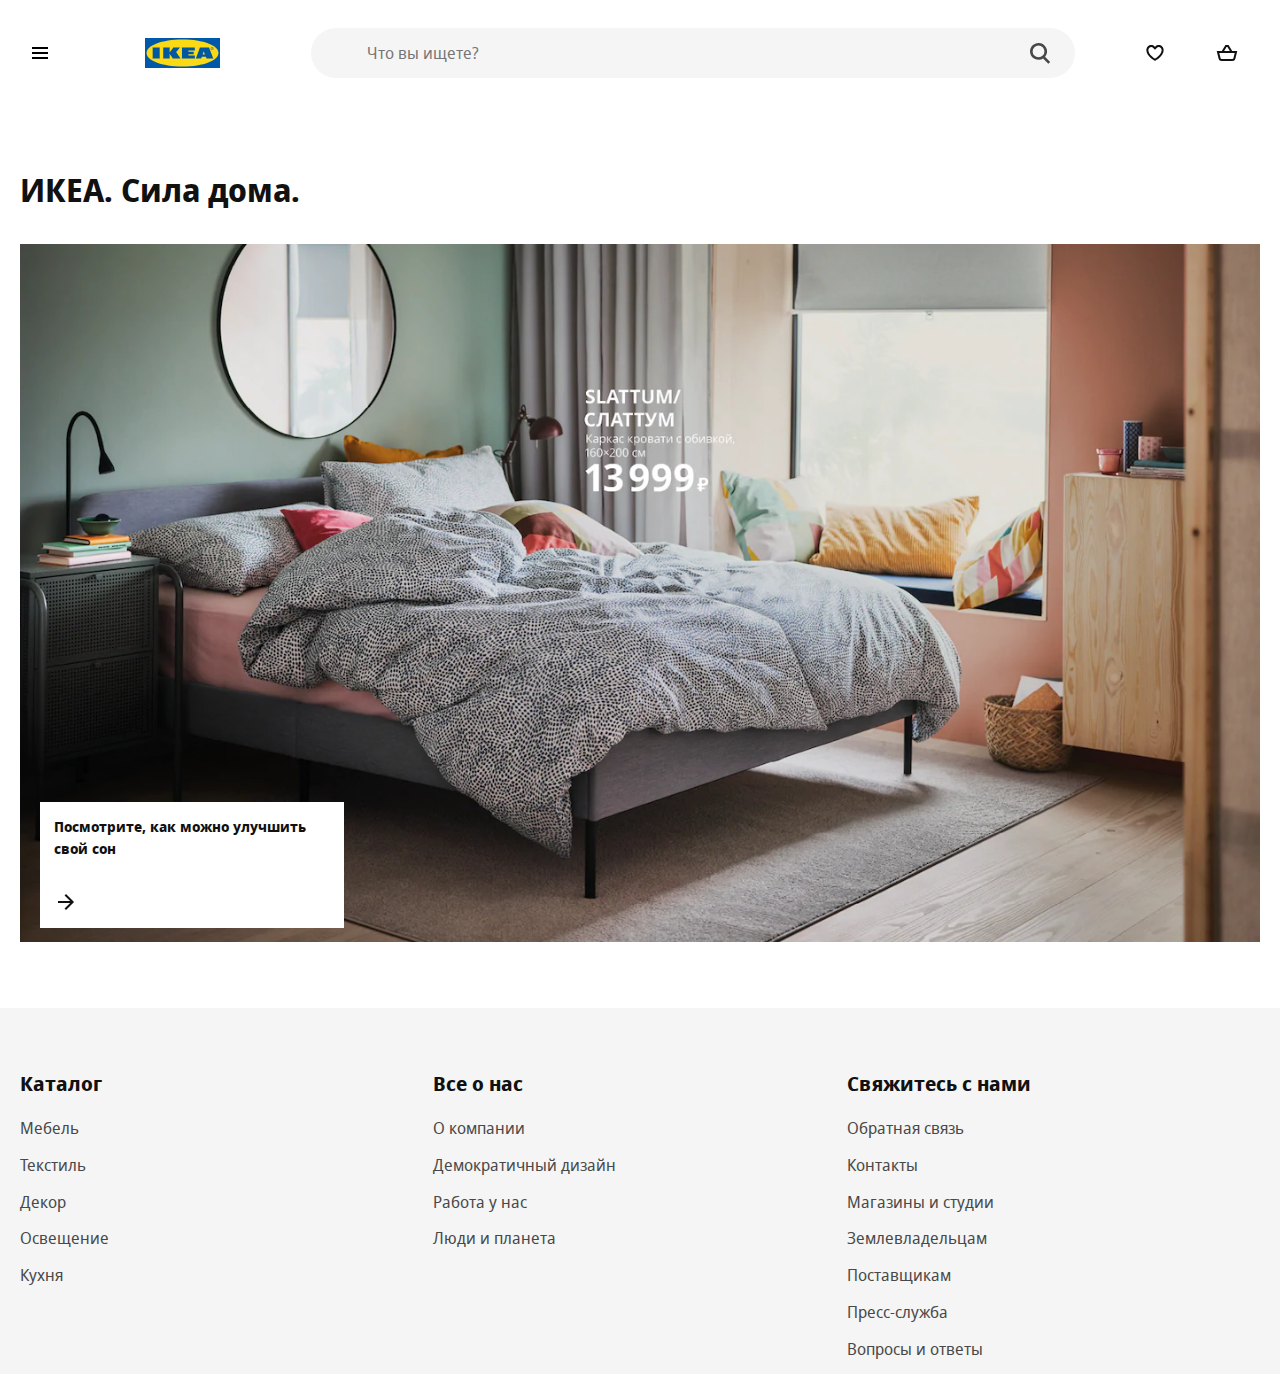
<file: index.html>
<!DOCTYPE html>
<html lang="en">
<head>
    <meta charset="UTF-8">
    <meta name="viewport"
          content="width=device-width, user-scalable=no, initial-scale=1.0, maximum-scale=1.0, minimum-scale=1.0">
    <meta http-equiv="X-UA-Compatible" content="ie=edge">
    <link rel="apple-touch-icon" sizes="180x180" href="favicon/apple-touch-icon.png">
    <link rel="icon" type="image/png" sizes="32x32" href="favicon/favicon-32x32.png">
    <link rel="icon" type="image/png" sizes="16x16" href="favicon/favicon-16x16.png">
    <link rel="mask-icon" href="favicon/safari-pinned-tab.svg" color="#0058ab">
    <meta name="msapplication-TileColor" content="#0058ab">
    <meta name="theme-color" content="#0058ab">
    <title>ИКЕА - не_официальный интернет-магазин мебели - IKEA</title>
    <link rel="stylesheet" href="styles/styles.css">

    <script src="js/index.js" defer type="module"></script>
    <script src="js/test.js"></script>
</head>
<body>
<!--<header>
    <div class="container">
        <div class="header">
            <button class="btn btn-burger" aria-label="открыть меню">
                <svg focusable="false" class="svg-icon" width="24" height="24" viewBox="0 0 24 24" fill="none"
                     xmlns="http://www.w3.org/2000/svg">
                    <path fill-rule="evenodd" clip-rule="evenodd"
                          d="M20 8H4V6H20V8ZM20 13H4V11H20V13ZM20 18H4V16H20V18Z"></path>
                </svg>
            </button>
            <a href="index.html" class="logo">
                <img src="image/ikea-logo.svg" alt="Логотип">
            </a>
            <form class="search" method="get" action="goods.html">
                <input type="search" name="s" maxlength="150" class="search-input" spellcheck="false"
                       aria-label="Искать товары, новинки и вдохновение"
                       aria-placeholder="Искать товары, новинки и вдохновение" placeholder="Что вы ищете?"
                       autocapitalize="off" autocomplete="off" autocorrect="off">
                <button type="submit" class="btn search-btn" aria-label="найти"></button>
            </form>
            <a href="goods.html?cat=wishlist" class="btn btn-wishlist">
                <svg focusable="false" class="svg-icon" width="24" height="24" viewBox="0 0 24 24" fill="none"
                     xmlns="http://www.w3.org/2000/svg">
                    <path fill-rule="evenodd" clip-rule="evenodd"
                          d="M12.336 5.52055C14.2336 3.62376 17.3096 3.62401 19.2069 5.52129C20.2067 6.52115 20.6796 7.85005 20.6259 9.15761C20.6151 12.2138 18.4184 14.8654 16.4892 16.6366C15.4926 17.5517 14.5004 18.2923 13.7593 18.8036C13.3879 19.0598 13.0771 19.2601 12.8574 19.3973C12.7475 19.466 12.6601 19.519 12.5992 19.5555C12.5687 19.5737 12.5448 19.5879 12.5279 19.5978L12.5079 19.6094L12.502 19.6129L12.5001 19.614C12.5001 19.614 12.4989 19.6147 11.9999 18.748C11.501 19.6147 11.5005 19.6144 11.5005 19.6144L11.4979 19.6129L11.4919 19.6094L11.472 19.5978C11.4551 19.5879 11.4312 19.5737 11.4007 19.5555C11.3397 19.519 11.2524 19.466 11.1425 19.3973C10.9227 19.2601 10.612 19.0598 10.2405 18.8036C9.49947 18.2923 8.50726 17.5517 7.51063 16.6366C5.58146 14.8654 3.38477 12.2139 3.37399 9.15765C3.32024 7.85008 3.79314 6.52117 4.79301 5.52129C6.69054 3.62376 9.76704 3.62376 11.6646 5.52129L11.9993 5.856L12.3353 5.52129L12.336 5.52055ZM11.9999 18.748L11.5005 19.6144L11.9999 19.9019L12.4989 19.6147L11.9999 18.748ZM11.9999 17.573C12.1727 17.462 12.384 17.3226 12.6236 17.1573C13.3125 16.6821 14.2267 15.9988 15.1366 15.1634C17.0157 13.4381 18.6259 11.2919 18.6259 9.13506V9.11213L18.627 9.08922C18.6626 8.31221 18.3844 7.52727 17.7926 6.9355C16.6762 5.81903 14.866 5.81902 13.7495 6.9355L13.7481 6.93689L11.9965 8.68166L10.2504 6.9355C9.13387 5.81903 7.3237 5.81903 6.20722 6.9355C5.61546 7.52727 5.33724 8.31221 5.3729 9.08922L5.37395 9.11213V9.13507C5.37395 11.2919 6.98418 13.4381 8.86325 15.1634C9.77312 15.9988 10.6874 16.6821 11.3762 17.1573C11.6159 17.3226 11.8271 17.462 11.9999 17.573Z"></path>
                </svg>
            </a>
            <a href="cart.html" class="btn btn-cart">
                <svg focusable="false" class="svg-icon svg-cart" width="24" height="24" viewBox="0 0 24 24" fill="none"
                     xmlns="http://www.w3.org/2000/svg" style="display: block;">
                    <path fill-rule="evenodd" clip-rule="evenodd"
                          d="M10.9994 4H10.4373L10.1451 4.48017L6.78803 9.99716H3.00001H1.71924L2.02987 11.2397L3.65114 17.7248C3.98501 19.0603 5.18497 19.9972 6.56157 19.9972L17.4385 19.9972C18.8151 19.9972 20.015 19.0603 20.3489 17.7248L21.9702 11.2397L22.2808 9.99716H21H17.2113L13.8539 4.48014L13.5618 4H12.9997H12.0004H10.9994ZM14.8701 9.99716L12.4376 6H12.0004H11.5615L9.12921 9.99716H14.8701ZM5.59142 17.2397L4.28079 11.9972H19.7192L18.4086 17.2397C18.2973 17.6849 17.8973 17.9972 17.4385 17.9972L6.56157 17.9972C6.1027 17.9972 5.70272 17.6849 5.59142 17.2397Z"></path>
                </svg>
            </a>
        </div>
    </div>
</header>-->
<main>
    <div class="container">
        <h1 class="main-header">ИКЕА. Сила дома.</h1>
        <aside class="offer">
            <a href="card.html#idd059">
                <picture>
                    <source srcset="image/b47e07ee97fd5f9bf030d258d462a945.webp" type="image/webp">
                    <img src="image/b47e07ee97fd5f9bf030d258d462a945.jpg" alt="СЛАТТУМ">
                </picture>

            </a>
            <a class="offer-extra" href="goods.html?subcat=Кровати">
                <p>Посмотрите, как можно улучшить свой сон</p>
                <svg focusable="false" viewBox="0 0 24 24" class="offer-arrow" aria-hidden="true">
                    <path fill-rule="evenodd" clip-rule="evenodd"
                          d="M19.2937 12.7074L20.0008 12.0003L19.2938 11.2932L12.0008 3.99927L10.5865 5.41339L16.1727 11.0003H4V13.0003H16.1723L10.5855 18.5868L11.9996 20.0011L19.2937 12.7074Z"></path>
                </svg>
            </a>
        </aside>
    </div>
</main>
<!--<footer>
    <div class="container">
        <div class="footer">
            <div class="footer-catalog">
                <h2 class="footer-header">Каталог</h2>
                <ul>
                    <li class="footer-list"><a href="goods.html?cat=Мебель">Мебель</a></li>
                    <li class="footer-list"><a href="goods.html?cat=Кухня">Кухня</a></li>
                    <li class="footer-list"><a href="goods.html?cat=Текстиль">Текстиль</a></li>
                    <li class="footer-list"><a href="goods.html?cat=Освещение">Освещение</a></li>
                    <li class="footer-list"><a href="goods.html?cat=Декор">Декор</a></li>
                </ul>
            </div>
            <div class="footer-about">
                <h2 class="footer-header">Все о нас</h2>
                <ul>
                    <li class="footer-list"><a href="#">О компании</a></li>
                    <li class="footer-list"><a href="#">Демократичный дизайн</a></li>
                    <li class="footer-list"><a href="#">Работа у нас</a></li>
                    <li class="footer-list"><a href="#">Люди и планета</a></li>
                </ul>
            </div>
            <div class="footer-connection">
                <h2 class="footer-header">Свяжитесь с нами</h2>
                <ul>
                    <li class="footer-list"><a href="#">Обратная связь</a></li>
                    <li class="footer-list"><a href="#">Контакты</a></li>
                    <li class="footer-list"><a href="#">Магазины и студии</a></li>
                    <li class="footer-list"><a href="#">Землевладельцам</a></li>
                    <li class="footer-list"><a href="#">Поставщикам</a></li>
                    <li class="footer-list"><a href="#">Пресс-служба</a></li>
                    <li class="footer-list"><a href="#">Вопросы и ответы</a></li>
                </ul>
            </div>
        </div>
    </div>

</footer>-->

<!--<div class="catalog">
    <button type="button" class="btn btn-close catalog-btn" id="hnf-menu-close-btn" aria-expanded="true"
            title="Закрыть меню" aria-label="Закрыть меню">
        <svg focusable="false" class="svg-icon" width="24" height="24" viewBox="0 0 24 24" fill="none"
             xmlns="http://www.w3.org/2000/svg">
            <path fill-rule="evenodd" clip-rule="evenodd"
                  d="M12.0002 13.4144L16.9499 18.3642L18.3642 16.9499L13.4144 12.0002L18.3642 7.05044L16.95 5.63623L12.0002 10.586L7.05044 5.63623L5.63623 7.05044L10.586 12.0002L5.63624 16.9499L7.05046 18.3642L12.0002 13.4144Z"></path>
        </svg>
    </button>
    <h2>Каталог</h2>
    <ul class="catalog-list">
        <li class="catalog-list__item active"><a href="goods.html?cat=Мебель">Мебель</a></li>
        <li class="catalog-list__item"><a href="goods.html?cat=Кухня">Кухня</a></li>
        <li class="catalog-list__item"><a href="goods.html?cat=Текстиль">Текстиль</a></li>
        <li class="catalog-list__item"><a href="goods.html?cat=Освещение">Освещение</a></li>
        <li class="catalog-list__item"><a href="goods.html?cat=Декор">Декор</a></li>
    </ul>


</div>-->

<!--<div class="subcatalog">
    <button type="button" class="btn btn-return catalog-btn" aria-expanded="true" title="Закрыть меню"
            aria-label="Закрыть меню">
        <svg focusable="false" class="svg-icon  hnf-svg-icon" width="24" height="24" viewBox="0 0 24 24" fill="none"
             xmlns="http://www.w3.org/2000/svg">
            <path fill-rule="evenodd" clip-rule="evenodd"
                  d="M4.70613 11.2927L3.99902 11.9997L4.70606 12.7069L11.999 20.0008L13.4133 18.5867L7.82744 13.0001H19.9999V11.0001H7.82729L13.4144 5.41328L12.0002 3.99902L4.70613 11.2927Z"></path>
        </svg>
    </button>
    <h3 class="subcatalog-header"><a href="goods.html?cat=Мебель"></a></h3>
    <ul class="subcatalog-list">
        <li class="subcatalog-list__item"><a href="goods.html?subcat=Диваны">Диваны</a></li>
        <li class="subcatalog-list__item"><a href="goods.html?subcat=Кресла">Кресла</a></li>
        <li class="subcatalog-list__item"><a href="goods.html?subcat=Книжные шкафы">Книжные шкафы</a></li>
        <li class="subcatalog-list__item"><a href="goods.html?subcat=Стеллажи">Стеллажи</a></li>
        <li class="subcatalog-list__item"><a href="goods.html?subcat=Шкаф для ТВ">Шкаф для ТВ</a></li>
        <li class="subcatalog-list__item"><a href="goods.html?subcat=Кровати">Кровати</a></li>
        <li class="subcatalog-list__item"><a href="goods.html?subcat=Комоды">Комоды</a></li>
        <li class="subcatalog-list__item"><a href="goods.html?subcat=Столы">Столы</a></li>
        <li class="subcatalog-list__item"><a href="goods.html?subcat=Письменные столы">Письменные столы</a></li>
        <li class="subcatalog-list__item">
            <a href="goods.html?subcat=Стулья для письменного стола">Стулья для письменного стола</a></li>
    </ul>
</div>-->

<!--<div class="overlay"></div>-->


</body>
</html>
</file>
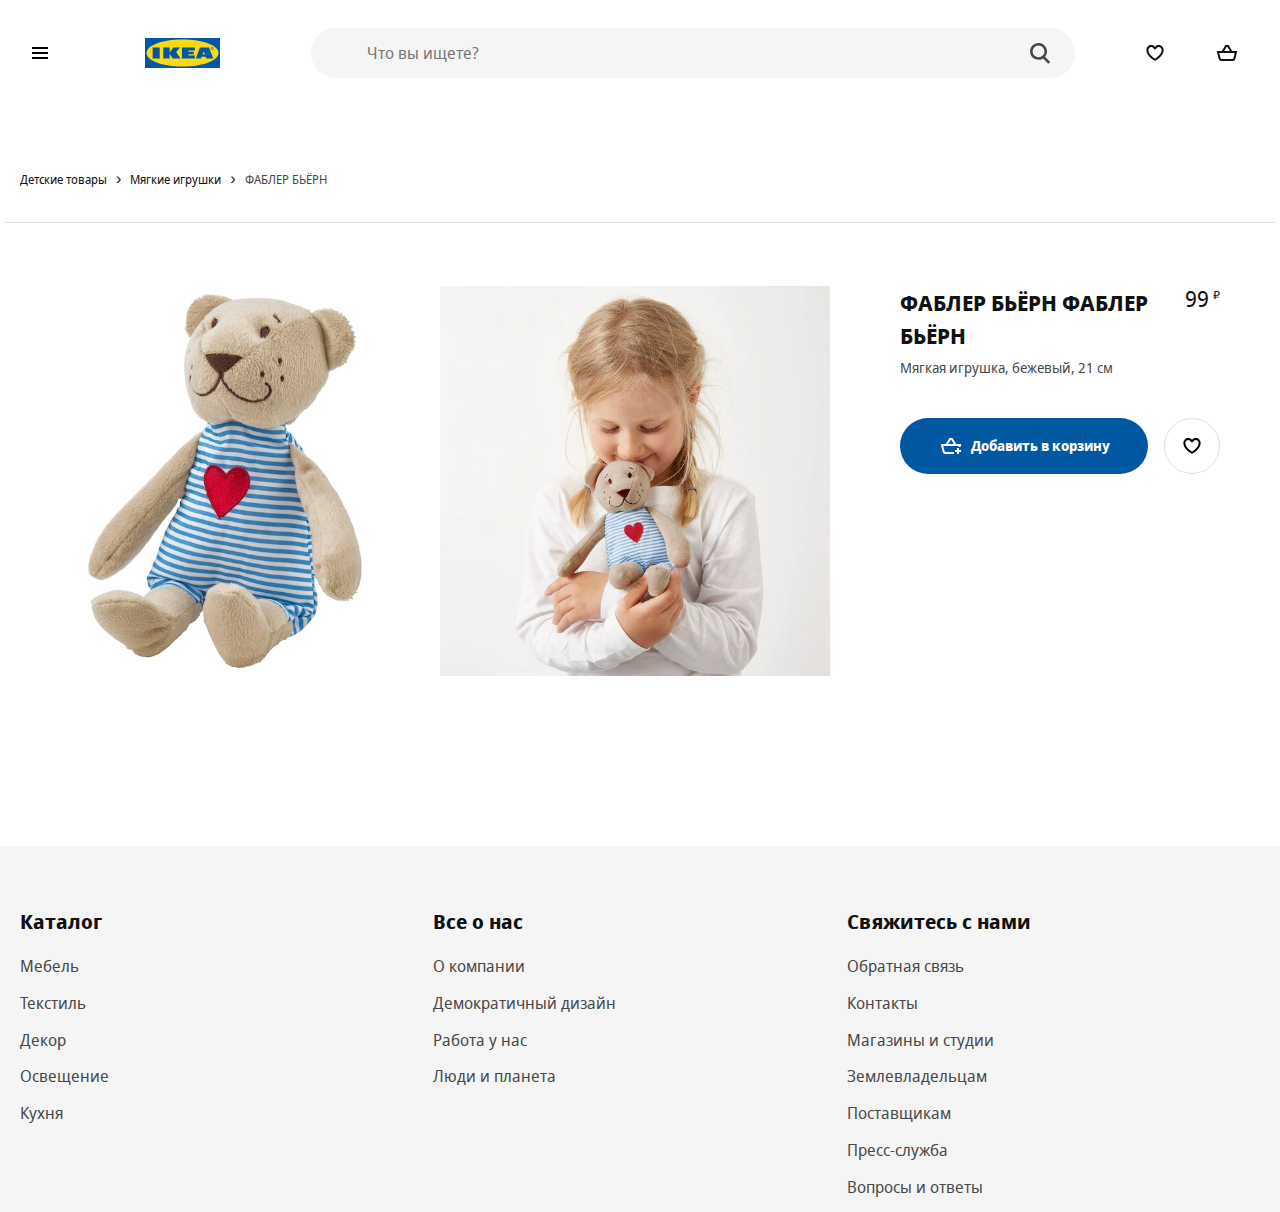
<file: card.html>
<!DOCTYPE html>
<html lang="en">
<head>
	<meta charset="UTF-8">
	<meta name="viewport" content="width=device-width, user-scalable=no, initial-scale=1.0, maximum-scale=1.0, minimum-scale=1.0">
	<meta http-equiv="X-UA-Compatible" content="ie=edge">
	<link rel="apple-touch-icon" sizes="180x180" href="favicon/apple-touch-icon.png">
	<link rel="icon" type="image/png" sizes="32x32" href="favicon/favicon-32x32.png">
	<link rel="icon" type="image/png" sizes="16x16" href="favicon/favicon-16x16.png">
	<link rel="mask-icon" href="favicon/safari-pinned-tab.svg" color="#0058ab">
	<meta name="msapplication-TileColor" content="#0058ab">
	<meta name="theme-color" content="#0058ab">
	<title>Детские игрушки - IKEA</title>
	<link rel="stylesheet" href="styles/styles.css">
	<script src="js/index.js" defer type="module"></script>
</head>
<body>
<main>
	<div class="container">
		<div class="breadcrumb">
			<nav role="navigation" aria-label="Breadcrumb" class="breadcrumb__nav">
				<ul class="breadcrumb__list">

					<li class="breadcrumb__list-item">
						<a href="goods.html?cat=Детские товары" class="breadcrumb__link"><span>Детские товары</span></a>
					</li>

					<li class="breadcrumb__list-item">
						<a href="goods.html?cat=Мягкие игрушки" class="breadcrumb__link"><span>Мягкие игрушки</span></a>
					</li>

					<li class="breadcrumb__list-item">
						<a href="#" class="breadcrumb__link"><span>ФАБЛЕР БЬЁРН</span></a>
					</li>

				</ul>
			</nav>
		</div>

		<div class="good wrapper">
			<div class="good-images">
				<div class="good-image__item">
					<img src="image/fabler-byorn-myagkaya-igrushka-bezhevyy__0710165_PE727396_S5.jpg" alt="">
				</div>
				<div class="good-image__item">
					<img src="image/fabler-byorn-myagkaya-igrushka-bezhevyy__0876865_PE611124_S5.jpg" alt="">
				</div>
			</div>
			<div class="good-item"> <!-- not-in-stock - нет в наличии-->
				<p class="good-item__new">Новинка</p>

				<div class="good-item__section">
					<div>
						<h2 class="good-item__header">ФАБЛЕР БЬЁРН ФАБЛЕР БЬЁРН</h2>
						<p class="good-item__description">Мягкая игрушка, бежевый, 21 см</p>

					</div>
					<p class="good-item__price">
						<span class="good-item__empty">Нет в наличии</span>
						<span class="good-item__price-value">99</span>
						<span class="good-item__currency">₽</span>
					</p>

				</div>
				<div class="good-item__buttons">
					<button type="button" class="btn btn-good" data-idd="idd001">
						<svg focusable="false" viewBox="0 0 24 24" class="btn-good-svg" aria-hidden="true">
							<path fill-rule="evenodd" clip-rule="evenodd" d="M10.4372 4H10.9993H12.0003H12.9996H13.5616L13.8538 4.48014L17.2112 9.99713H21H22.2806L21.9702 11.2396L21.5303 13H19.4688L19.7194 11.9971H4.28079L5.59143 17.2397C5.70272 17.6848 6.1027 17.9971 6.56157 17.9971H15V19.9971H6.56157C5.18496 19.9971 3.98502 19.0602 3.65114 17.7247L2.02987 11.2397L1.71924 9.99713H3.00002H6.78793L10.145 4.48017L10.4372 4ZM12.4375 6L14.87 9.99713H9.12911L11.5614 6H12.0003H12.4375ZM17.9961 16V14H19.9961V16H21.9961V18H19.9961V20H17.9961V18H15.9961V16H17.9961Z"></path>
						</svg>

						<span class="btn-good__label">Добавить в корзину</span>
					</button>
					<button type="button" class="btn btn-add-wishlist" data-idd="idd001">
						<svg focusable="false" viewBox="0 0 24 24" class="btn-add-wishlist__svg" aria-hidden="true">
							<path fill-rule="evenodd" clip-rule="evenodd" d="M12.336 5.52055C14.2336 3.62376 17.3096 3.62401 19.2069 5.52129C20.2067 6.52115 20.6796 7.85005 20.6259 9.15761C20.6151 12.2138 18.4184 14.8654 16.4892 16.6366C15.4926 17.5517 14.5004 18.2923 13.7593 18.8036C13.3879 19.0598 13.0771 19.2601 12.8574 19.3973C12.7475 19.466 12.6601 19.519 12.5992 19.5555C12.5687 19.5737 12.5448 19.5879 12.5279 19.5978L12.5079 19.6094L12.502 19.6129L12.5001 19.614C12.5001 19.614 12.4989 19.6147 11.9999 18.748C11.501 19.6147 11.5005 19.6144 11.5005 19.6144L11.4979 19.6129L11.4919 19.6094L11.472 19.5978C11.4551 19.5879 11.4312 19.5737 11.4007 19.5555C11.3397 19.519 11.2524 19.466 11.1425 19.3973C10.9227 19.2601 10.612 19.0598 10.2405 18.8036C9.49947 18.2923 8.50726 17.5517 7.51063 16.6366C5.58146 14.8654 3.38477 12.2139 3.37399 9.15765C3.32024 7.85008 3.79314 6.52117 4.79301 5.52129C6.69054 3.62376 9.76704 3.62376 11.6646 5.52129L11.9993 5.856L12.3353 5.52129L12.336 5.52055ZM11.9999 18.748L11.5005 19.6144L11.9999 19.9019L12.4989 19.6147L11.9999 18.748ZM11.9999 17.573C12.1727 17.462 12.384 17.3226 12.6236 17.1573C13.3125 16.6821 14.2267 15.9988 15.1366 15.1634C17.0157 13.4381 18.6259 11.2919 18.6259 9.13506V9.11213L18.627 9.08922C18.6626 8.31221 18.3844 7.52727 17.7926 6.9355C16.6762 5.81903 14.866 5.81902 13.7495 6.9355L13.7481 6.93689L11.9965 8.68166L10.2504 6.9355C9.13387 5.81903 7.3237 5.81903 6.20722 6.9355C5.61546 7.52727 5.33724 8.31221 5.3729 9.08922L5.37395 9.11213V9.13507C5.37395 11.2919 6.98418 13.4381 8.86325 15.1634C9.77312 15.9988 10.6874 16.6821 11.3762 17.1573C11.6159 17.3226 11.8271 17.462 11.9999 17.573Z"></path>
						</svg>
					</button>
				</div>

			</div>
		</div>


	</div>
</main>
</body>
</html>
</file>
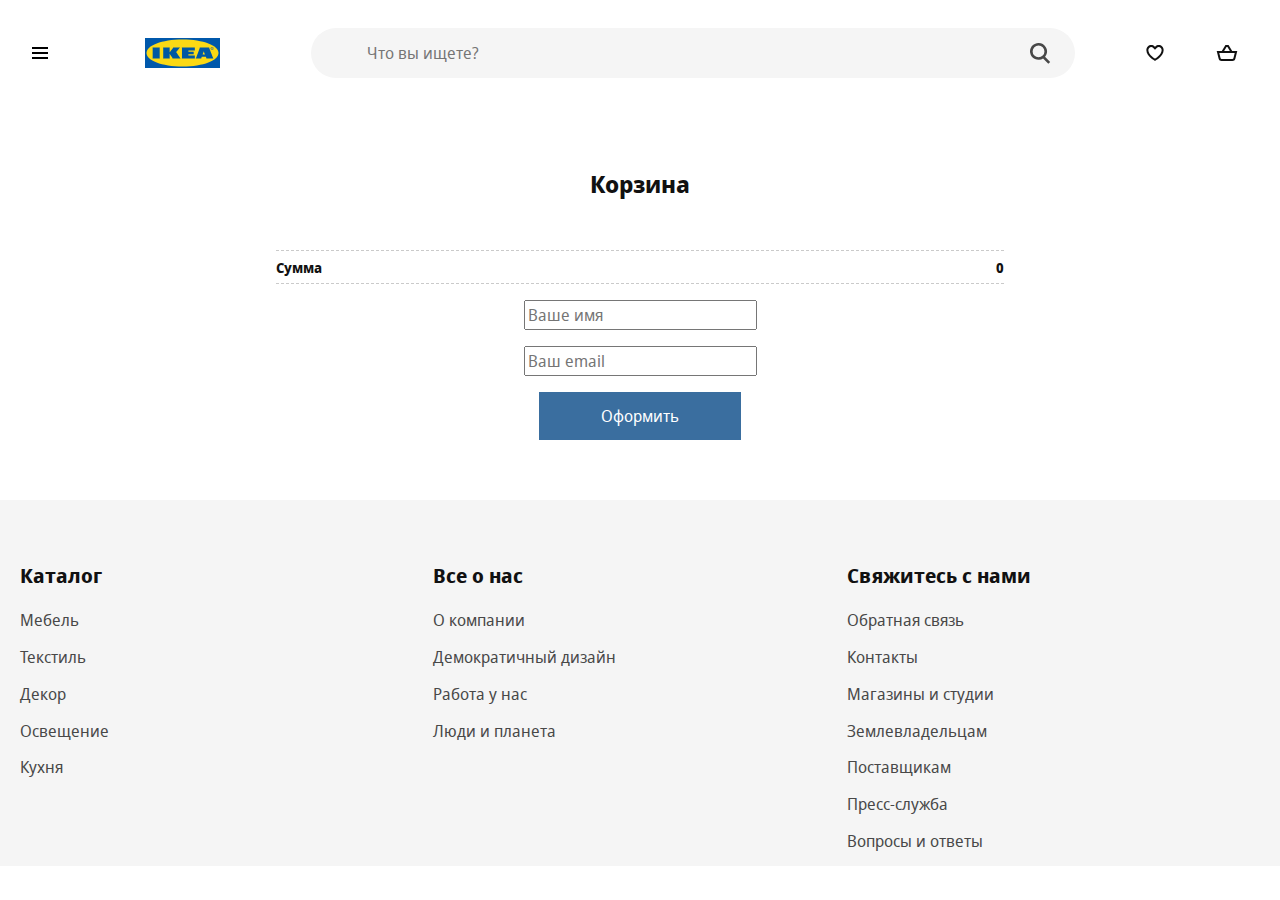
<file: cart.html>
<!DOCTYPE html>
<html lang="en">
<head>
	<meta charset="UTF-8">
	<meta name="viewport" content="width=device-width, user-scalable=no, initial-scale=1.0, maximum-scale=1.0, minimum-scale=1.0">
	<meta http-equiv="X-UA-Compatible" content="ie=edge">
	<link rel="apple-touch-icon" sizes="180x180" href="favicon/apple-touch-icon.png">
	<link rel="icon" type="image/png" sizes="32x32" href="favicon/favicon-32x32.png">
	<link rel="icon" type="image/png" sizes="16x16" href="favicon/favicon-16x16.png">
	<link rel="mask-icon" href="favicon/safari-pinned-tab.svg" color="#0058ab">
	<meta name="msapplication-TileColor" content="#0058ab">
	<meta name="theme-color" content="#0058ab">
	<title>Корзина - IKEA</title>
	<link rel="stylesheet" href="styles/styles.css">
	<script src="js/index.js" defer type="module"></script>
</head>
<body>
<main>
	<div class="container cart-wrapper">
		<h2 class="cart-header">Корзина</h2>
		<ul class="cart-list">
			<!--<li class="cart-item">
				<div class="product">
					<div class="product__image-container">
						<img src="https://secure.ikea.com/ru/ru/images/products/fabler-b-ern-magkaa-igruska__0710165_PE727396_S3.JPG" alt="IKEA ФАБЛЕР БЬЁРН Мягкая игрушка" aria-describedby="aria_product_description_40366083" itemprop="image">
					</div>
					<div class="product__description">
						<h3 class="product__name">
							<a href="card.html#idd001">ФАБЛЕР БЬЁРН</a></h3>
						<p class="product_description-text">Мягкая игрушка, бежевый, 21 см</p>
					</div>
					<div class="product__prices">
						<div class="product__price-type product__price-type-regular">
							<div>
								<div class="product__total product__total-regular">99.-</div>
								&lt;!&ndash;    <div class="product__price-regular">99.-</div>  &ndash;&gt;
							</div>
						</div>
					</div>
					<div class="product__controls">

						<div class="product-controls__remove">
							<button type="button" class="btn btn-remove">
								<img src="image/remove-thin-24.16c1cc7a.svg" alt="Удалить товар">
							</button>
						</div>
						<div class="product-controls__quantity">
							<select title="Выберите количество" aria-label="Выберите количество">
								<option value="1">1</option>
								<option value="2">2</option>
								<option value="3">3</option>
								<option value="4">4</option>
								<option value="5">5</option>

							</select>
						</div>
					</div>
				</div>
			</li>
			<li class="cart-item">
				<div class="product">
					<div class="product__image-container">
						<img src="https://secure.ikea.com/ru/ru/images/products/fabler-b-ern-magkaa-igruska__0710165_PE727396_S3.JPG" alt="IKEA ФАБЛЕР БЬЁРН Мягкая игрушка" aria-describedby="aria_product_description_40366083" itemprop="image">
					</div>
					<div class="product__description">
						<h3 class="product__name">
							<a href="card.html#idd001">ФАБЛЕР БЬЁРН</a></h3>
						<p class="product_description-text">Мягкая игрушка, бежевый, 21 см</p>
					</div>
					<div class="product__prices">
						<div class="product__price-type product__price-type-regular">
							<div>
								<div class="product__total product__total-regular">99.-</div>
								&lt;!&ndash;    <div class="product__price-regular">99.-</div>  &ndash;&gt;
							</div>
						</div>
					</div>
					<div class="product__controls">

						<div class="product-controls__remove">
							<button type="button" class="btn btn-remove">
								<img src="image/remove-thin-24.16c1cc7a.svg" alt="Удалить товар">
							</button>
						</div>
						<div class="product-controls__quantity">
							<select title="Выберите количество" aria-label="Выберите количество">
								<option value="1">1</option>
								<option value="2">2</option>
								<option value="3">3</option>
								<option value="4">4</option>
								<option value="5">5</option>

							</select>
						</div>
					</div>
				</div>
			</li>
			<li class="cart-item">
				<div class="product">
					<div class="product__image-container">
						<img src="https://secure.ikea.com/ru/ru/images/products/fabler-b-ern-magkaa-igruska__0710165_PE727396_S3.JPG" alt="IKEA ФАБЛЕР БЬЁРН Мягкая игрушка" aria-describedby="aria_product_description_40366083" itemprop="image">
					</div>
					<div class="product__description">
						<h3 class="product__name">
							<a href="card.html#idd001">ФАБЛЕР БЬЁРН</a></h3>
						<p class="product_description-text">Мягкая игрушка, бежевый, 21 см</p>
					</div>
					<div class="product__prices">
						<div class="product__price-type product__price-type-regular">
							<div>
								<div class="product__total product__total-regular">99.-</div>
								&lt;!&ndash;    <div class="product__price-regular">99.-</div>  &ndash;&gt;
							</div>
						</div>
					</div>
					<div class="product__controls">

						<div class="product-controls__remove">
							<button type="button" class="btn btn-remove">
								<img src="image/remove-thin-24.16c1cc7a.svg" alt="Удалить товар">
							</button>
						</div>
						<div class="product-controls__quantity">
							<select title="Выберите количество" aria-label="Выберите количество">
								<option value="1">1</option>
								<option value="2">2</option>
								<option value="3">3</option>
								<option value="4">4</option>
								<option value="5">5</option>

							</select>
						</div>
					</div>
				</div>
			</li>-->
		</ul>
		<div class="cart-total">
			<span class="cart-total-label">Сумма</span>
			<span class="cart-total-price">297.-</span>
		</div>

		<form id="form" class="cart-form">
			<label>
				<input type="text" name="name" placeholder="Ваше имя">
			</label>
			<label>
				<input type="email" name="email" placeholder="Ваш email">
			</label>
			<button type="submit" class="cart-checkout">Оформить</button>
		</form>
	</div>
</main>
</body>
</html>
</file>
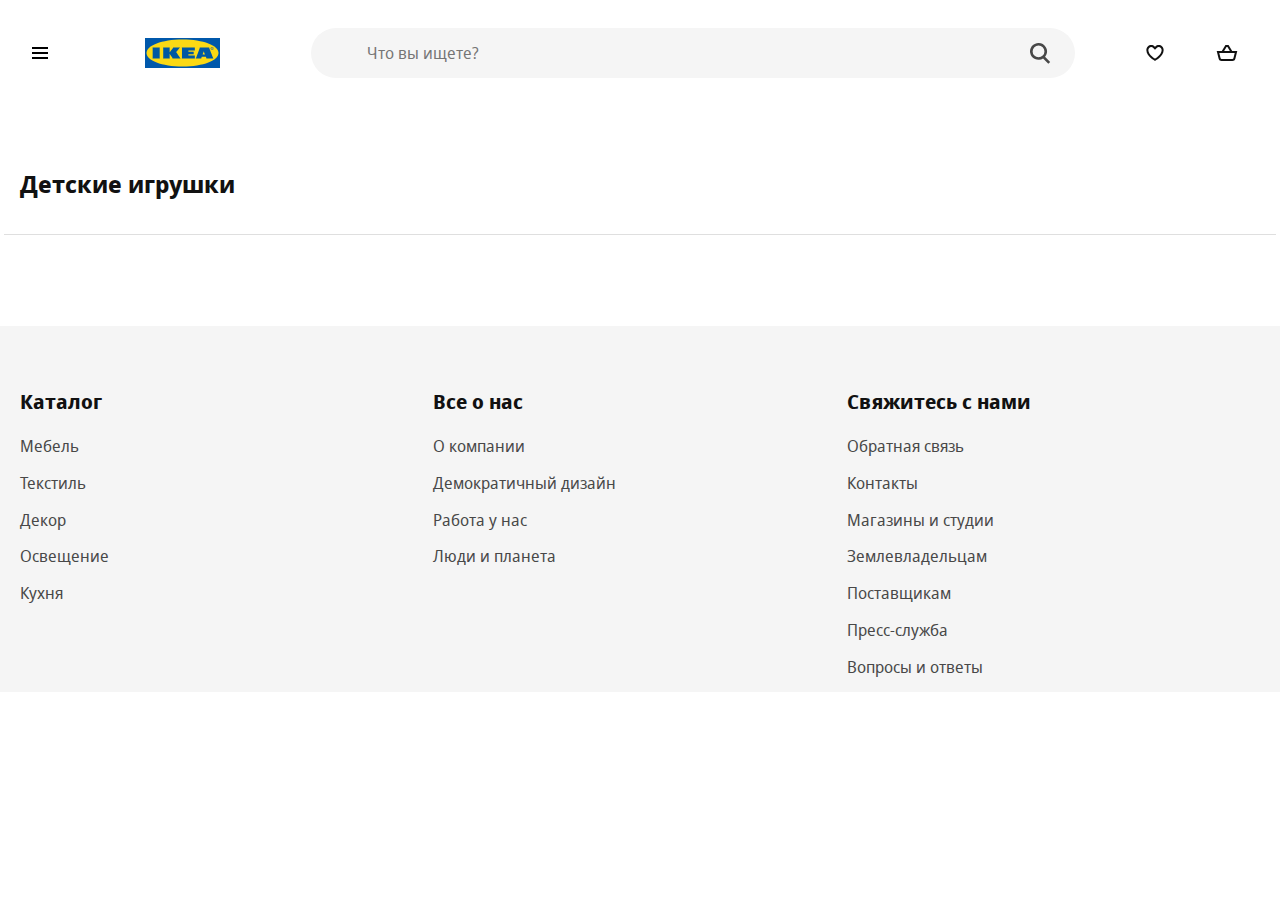
<file: goods.html>
<!DOCTYPE html>
<html lang="en">
<head>
	<meta charset="UTF-8">
	<meta name="viewport" content="width=device-width, user-scalable=no, initial-scale=1.0, maximum-scale=1.0, minimum-scale=1.0">
	<meta http-equiv="X-UA-Compatible" content="ie=edge">
	<link rel="apple-touch-icon" sizes="180x180" href="favicon/apple-touch-icon.png">
	<link rel="icon" type="image/png" sizes="32x32" href="favicon/favicon-32x32.png">
	<link rel="icon" type="image/png" sizes="16x16" href="favicon/favicon-16x16.png">
	<link rel="mask-icon" href="favicon/safari-pinned-tab.svg" color="#0058ab">
	<meta name="msapplication-TileColor" content="#0058ab">
	<meta name="theme-color" content="#0058ab">
	<title>Детские игрушки - IKEA</title>
	<link rel="stylesheet" href="styles/styles.css">
	<script src="js/index.js" defer type="module"></script>
</head>
<body>
<main>
	<div class="container">
		<h2 class="main-header">Детские игрушки</h2>
		<div class="goods wrapper">
			<ul class="goods-list">
				<!--<li class="goods-list__item">
					<a class="goods-item__link" href="card.html#idd001">
						<article class="goods-item">
							<div class="goods-item__img">
								<img src="https://www.ikea.com/ru/ru/images/products/fabler-byorn-myagkaya-igrushka-bezhevyy__0710165_PE727396_S5.JPG"
									 data-second-image="https://www.ikea.com/ru/ru/images/products/fabler-byorn-myagkaya-igrushka-bezhevyy__0876876_PE611263_S5.JPG" alt="ФАБЛЕР БЬЁРН">
							</div>
							<p class="goods-item__new">Новинка</p>
							<h3 class="goods-item__header">ФАБЛЕР БЬЁРН</h3>
							<p class="goods-item__description">Мягкая игрушка, бежевый, 21 см</p>
							<p class="goods-item__price">
								<span class="goods-item__price-value">99</span>
								<span class="goods-item__currency"> ₽</span>
							</p>
							<button class="btn btn-add-card" aria-label="Добравить в корзину" data-idd="idd001"></button>
						</article>
					</a>
				</li>
				<li class="goods-list__item">
					<a class="goods-item__link" href="card.html#idd001">
						<article class="goods-item">
							<div class="goods-item__img">
								<img src="https://www.ikea.com/ru/ru/images/products/fabler-byorn-myagkaya-igrushka-bezhevyy__0710165_PE727396_S5.JPG"
									 data-second-image="https://www.ikea.com/ru/ru/images/products/fabler-byorn-myagkaya-igrushka-bezhevyy__0876876_PE611263_S5.JPG" alt="ФАБЛЕР БЬЁРН">
							</div>
							<h3 class="goods-item__header">ФАБЛЕР БЬЁРН</h3>
							<p class="goods-item__description">Мягкая игрушка, бежевый, 21 см</p>
							<p class="goods-item__price">
								<span class="goods-item__price-value">99</span>
								<span class="goods-item__currency"> ₽</span>
							</p>
							<button class="btn btn-add-card" aria-label="Добравить в корзину" data-idd="idd001"></button>
						</article>
					</a>
				</li>
				<li class="goods-list__item">
					<a class="goods-item__link" href="card.html#idd001">
						<article class="goods-item">
							<div class="goods-item__img">
								<img src="https://www.ikea.com/ru/ru/images/products/fabler-byorn-myagkaya-igrushka-bezhevyy__0710165_PE727396_S5.JPG"
									 data-second-image="https://www.ikea.com/ru/ru/images/products/fabler-byorn-myagkaya-igrushka-bezhevyy__0876876_PE611263_S5.JPG" alt="ФАБЛЕР БЬЁРН">
							</div>
							<h3 class="goods-item__header">ФАБЛЕР БЬЁРН</h3>
							<p class="goods-item__description">Мягкая игрушка, бежевый, 21 см</p>
							<p class="goods-item__price">
								<span class="goods-item__price-value">99</span>
								<span class="goods-item__currency"> ₽</span>
							</p>
							<button class="btn btn-add-card" aria-label="Добравить в корзину" data-idd="idd001"></button>
						</article>
					</a>
				</li>
				<li class="goods-list__item">
					<a class="goods-item__link" href="card.html#idd001">
						<article class="goods-item">
							<div class="goods-item__img">
								<img src="https://www.ikea.com/ru/ru/images/products/fabler-byorn-myagkaya-igrushka-bezhevyy__0710165_PE727396_S5.JPG"
									 data-second-image="https://www.ikea.com/ru/ru/images/products/fabler-byorn-myagkaya-igrushka-bezhevyy__0876876_PE611263_S5.JPG" alt="ФАБЛЕР БЬЁРН">
							</div>
							<h3 class="goods-item__header">ФАБЛЕР БЬЁРН</h3>
							<p class="goods-item__description">Мягкая игрушка, бежевый, 21 см</p>
							<p class="goods-item__price">
								<span class="goods-item__price-value">99</span>
								<span class="goods-item__currency"> ₽</span>
							</p>
							<button class="btn btn-add-card" aria-label="Добравить в корзину" data-idd="idd001"></button>
						</article>
					</a>
				</li>
				<li class="goods-list__item">
					<a class="goods-item__link" href="card.html#idd001">
						<article class="goods-item">
							<div class="goods-item__img">
								<img src="https://www.ikea.com/ru/ru/images/products/fabler-byorn-myagkaya-igrushka-bezhevyy__0710165_PE727396_S5.JPG"
									 data-second-image="https://www.ikea.com/ru/ru/images/products/fabler-byorn-myagkaya-igrushka-bezhevyy__0876876_PE611263_S5.JPG" alt="ФАБЛЕР БЬЁРН">
							</div>
							<h3 class="goods-item__header">ФАБЛЕР БЬЁРН</h3>
							<p class="goods-item__description">Мягкая игрушка, бежевый, 21 см</p>
							<p class="goods-item__price">
								<span class="goods-item__price-value">99</span>
								<span class="goods-item__currency"> ₽</span>
							</p>
							<button class="btn btn-add-card" aria-label="Добравить в корзину" data-idd="idd001"></button>
						</article>
					</a>
				</li>
				<li class="goods-list__item">
					<a class="goods-item__link" href="card.html#idd001">
						<article class="goods-item">
							<div class="goods-item__img">
								<img src="https://www.ikea.com/ru/ru/images/products/fabler-byorn-myagkaya-igrushka-bezhevyy__0710165_PE727396_S5.JPG"
									 data-second-image="https://www.ikea.com/ru/ru/images/products/fabler-byorn-myagkaya-igrushka-bezhevyy__0876876_PE611263_S5.JPG" alt="ФАБЛЕР БЬЁРН">
							</div>
							<h3 class="goods-item__header">ФАБЛЕР БЬЁРН</h3>
							<p class="goods-item__description">Мягкая игрушка, бежевый, 21 см</p>
							<p class="goods-item__price">
								<span class="goods-item__price-value">99</span>
								<span class="goods-item__currency"> ₽</span>
							</p>
							<button class="btn btn-add-card" aria-label="Добравить в корзину" data-idd="idd001"></button>
						</article>
					</a>
				</li>
				<li class="goods-list__item">
					<a class="goods-item__link" href="card.html#idd001">
						<article class="goods-item">
							<div class="goods-item__img">
								<img src="https://www.ikea.com/ru/ru/images/products/fabler-byorn-myagkaya-igrushka-bezhevyy__0710165_PE727396_S5.JPG"
									 data-second-image="https://www.ikea.com/ru/ru/images/products/fabler-byorn-myagkaya-igrushka-bezhevyy__0876876_PE611263_S5.JPG" alt="ФАБЛЕР БЬЁРН">
							</div>
							<h3 class="goods-item__header">ФАБЛЕР БЬЁРН</h3>
							<p class="goods-item__description">Мягкая игрушка, бежевый, 21 см</p>
							<p class="goods-item__price">
								<span class="goods-item__price-value">99</span>
								<span class="goods-item__currency"> ₽</span>
							</p>
							<button class="btn btn-add-card" aria-label="Добравить в корзину" data-idd="idd001"></button>
						</article>
					</a>
				</li>
				<li class="goods-list__item">
					<a class="goods-item__link" href="card.html#idd001">
						<article class="goods-item">
							<div class="goods-item__img">
								<img src="https://www.ikea.com/ru/ru/images/products/fabler-byorn-myagkaya-igrushka-bezhevyy__0710165_PE727396_S5.JPG"
									 data-second-image="https://www.ikea.com/ru/ru/images/products/fabler-byorn-myagkaya-igrushka-bezhevyy__0876876_PE611263_S5.JPG" alt="ФАБЛЕР БЬЁРН">
							</div>
							<h3 class="goods-item__header">ФАБЛЕР БЬЁРН</h3>
							<p class="goods-item__description">Мягкая игрушка, бежевый, 21 см</p>
							<p class="goods-item__price">
								<span class="goods-item__price-value">99</span>
								<span class="goods-item__currency"> ₽</span>
							</p>
							<button class="btn btn-add-card" aria-label="Добравить в корзину" data-idd="idd001"></button>
						</article>
					</a>
				</li>
				<li class="goods-list__item">
					<a class="goods-item__link" href="card.html#idd001">
						<article class="goods-item">
							<div class="goods-item__img">
								<img src="https://www.ikea.com/ru/ru/images/products/fabler-byorn-myagkaya-igrushka-bezhevyy__0710165_PE727396_S5.JPG"
									 data-second-image="https://www.ikea.com/ru/ru/images/products/fabler-byorn-myagkaya-igrushka-bezhevyy__0876876_PE611263_S5.JPG" alt="ФАБЛЕР БЬЁРН">
							</div>
							<h3 class="goods-item__header">ФАБЛЕР БЬЁРН</h3>
							<p class="goods-item__description">Мягкая игрушка, бежевый, 21 см</p>
							<p class="goods-item__price">
								<span class="goods-item__price-value">99</span>
								<span class="goods-item__currency"> ₽</span>
							</p>
							<button class="btn btn-add-card" aria-label="Добравить в корзину" data-idd="idd001"></button>
						</article>
					</a>
				</li>
				<li class="goods-list__item">
					<a class="goods-item__link" href="card.html#idd001">
						<article class="goods-item">
							<div class="goods-item__img">
								<img src="https://www.ikea.com/ru/ru/images/products/fabler-byorn-myagkaya-igrushka-bezhevyy__0710165_PE727396_S5.JPG"
									 data-second-image="https://www.ikea.com/ru/ru/images/products/fabler-byorn-myagkaya-igrushka-bezhevyy__0876876_PE611263_S5.JPG" alt="ФАБЛЕР БЬЁРН">
							</div>
							<h3 class="goods-item__header">ФАБЛЕР БЬЁРН</h3>
							<p class="goods-item__description">Мягкая игрушка, бежевый, 21 см</p>
							<p class="goods-item__price">
								<span class="goods-item__price-value">99</span>
								<span class="goods-item__currency"> ₽</span>
							</p>
							<button class="btn btn-add-card" aria-label="Добравить в корзину" data-idd="idd001"></button>
						</article>
					</a>
				</li>-->

			</ul>
		</div>
	</div>
</main>
</body>
</html>
</file>
<file: styles/styles.css>
/*
* Prefixed by https://autoprefixer.github.io
* PostCSS: v7.0.29,
* Autoprefixer: v9.7.6
* Browsers: last 4 version
*/

@font-face {
	font-family: 'Noto Sans';
	src: local('Noto Sans Display Regular'), local('NotoSansDisplay-Regular'), url('../fonts/Notosansdisplayregular.woff2') format('woff2'), url('../fonts/Notosansdisplayregular.woff') format('woff');
	font-weight: 400;
	font-style: normal;
}

@font-face {
	font-family: 'Noto Sans';
	src: local('Noto Sans Display Italic'), local('NotoSansDisplay-Italic'), url('../fonts/Notosansdisplayitalic.woff2') format('woff2'), url('../fonts/Notosansdisplayitalic.woff') format('woff');
	font-weight: 400;
	font-style: italic;
}

@font-face {
	font-family: 'Noto Sans';
	src: local('Noto Sans Display Bold'), local('NotoSansDisplay-Bold'), url('../fonts/Notosansdisplaybold.woff2') format('woff2'), url('../fonts/Notosansdisplaybold.woff') format('woff');
	font-weight: 700;
	font-style: normal;
}

@font-face {
	font-family: 'Noto Sans';
	src: local('Noto Sans Display Bold Italic'), local('NotoSansDisplay-BoldItalic'), url('../fonts/Notosansdisplaybolditalic.woff2') format('woff2'), url('../fonts/Notosansdisplaybolditalic.woff') format('woff');
	font-weight: 700;
	font-style: italic;
}

html {
	-webkit-box-sizing: border-box;
	box-sizing: border-box;
}

*,
*::before,
*::after {
	-webkit-box-sizing: inherit;
	box-sizing: inherit;
}

body {
	min-width: 320px;
	margin: 0;

	background-color: #fff; /*под проект*/
	font-family: Noto Sans, Arial, sans-serif; /*в "" свой шрифт под проект*/

	font-size: 16px;
	color: #111;
	line-height: 1.5;
	-webkit-font-smoothing: subpixel-antialiased;
}

button, input {
	font: inherit;
}

button {
	cursor: pointer;
}

img {
	max-width: 100%;
	width: 100%;
	height: auto;
}

a {
	text-decoration: none;
	color: inherit;
}

ul {
	list-style: none;
	padding: 0;
	margin: 0;
}

h1, h2, h3, p {
	padding: 0;
	margin: 0;
}

/* container */

.container {
	max-width: 100rem;
	margin: 0 auto;
	padding: 0 1.25rem;
}

.visually-hidden {
	position: absolute !important;
	clip: rect(1px 1px 1px 1px);
	clip: rect(1px, 1px, 1px, 1px);
	padding: 0 !important;
	border: 0 !important;
	height: 1px !important;
	width: 1px !important;
	overflow: hidden;
}

/* при работе с float */

.clearfix::after {
	content: "";
	display: table;
	clear: both;
}

header {
	margin-bottom: 3.75rem;
}

.header {
	display: -ms-grid;
	display: grid;
	grid-gap: 1.25rem;
	-ms-grid-columns: 2fr 1.25rem 2fr 1.25rem 16fr 1.25rem 1fr 1.25rem 1fr;
	grid-template-columns: 2fr 2fr 16fr 1fr 1fr;
	-webkit-box-align: center;
	-ms-flex-align: center;
	align-items: center;
	padding: 1.75rem 0;
}

footer {
	background-color: #f5f5f5;
	margin-top: 3.75rem;
	padding: 3.75rem 0 0 0;
}

.footer {
	display: -ms-grid;
	display: grid;
	-ms-grid-columns: 1fr 1fr 1fr;
	grid-template-columns: 1fr 1fr 1fr;
}

.main-header {
	margin-bottom: 1.875rem
}

.btn {
	background-color: transparent;
	outline: transparent;
	border-radius: 50%;
	width: 40px;
	height: 40px;
	display: -webkit-box;
	display: -ms-flexbox;
	display: flex;
	-webkit-box-align: center;
	-ms-flex-align: center;
	align-items: center;
	-webkit-box-pack: center;
	-ms-flex-pack: center;
	justify-content: center;
	border: 1px solid transparent;
}

.btn:hover {
	background-color: #f5f5f5;
	color: #111;
}

.svg-icon {
	fill: currentColor;
}

.logo {
	text-align: center;
	width: 75px;
	height: 30px;

}

.search {
	position: relative;
	-webkit-box-flex: 1;
	-ms-flex-positive: 1;
	flex-grow: 1;
	height: 50px;
	margin: 0 40px;
}

.search-input {
	-webkit-appearance: none;
	-moz-appearance: none;
	appearance: none;
	background-color: #f5f5f5;
	display: block;
	appearance: none;
	width: 100%;
	height: 100%;
	padding: .5rem 3.5rem;
	margin: 0 auto;
	line-height: 1.5;
	border: 0;
	border-radius: 50em;
	outline: 0;
	-webkit-box-shadow: none;
	box-shadow: none;
	-webkit-transition: background .2s;
	-o-transition: background .2s;
	transition: background .2s;
}

.search-btn {
	position: absolute;
	top: 0.9rem;
	right: 0.9rem;
	background-image: url("data:image/svg+xml;charset=utf-8,%3Csvg width='16' height='17' fill='%23484848' xmlns='http://www.w3.org/2000/svg'%3E%3Cpath fill-rule='evenodd' clip-rule='evenodd' d='M6.5 11a4.5 4.5 0 110-9 4.5 4.5 0 010 9zm4.968-.307a6.5 6.5 0 10-1.514 1.315l3.996 3.996 1.414-1.414-3.896-3.897z'/%3E%3C/svg%3E");
	background-repeat: no-repeat;
	background-size: contain;
	width: 2.5rem;
	height: 1.5rem;
	background-position: center;
}

.offer {
	position: relative;
}

.offer-extra {
	position: absolute;
	padding: .9rem;
	color: #111;
	left: 1.25rem;
	bottom: 1.25rem;
	display: -webkit-box;
	display: -ms-flexbox;
	display: flex;
	background: #fff;
	-webkit-box-orient: vertical;
	-webkit-box-direction: normal;
	-ms-flex-direction: column;
	flex-direction: column;
	-webkit-box-align: start;
	-ms-flex-align: start;
	align-items: flex-start;
	max-width: 19rem;
	min-width: 13rem;
	font-size: .9rem;
	line-height: 1.5;
	font-weight: bold;
	word-break: break-word;
}

.offer-arrow {
	display: inline-block;
	height: 1.5rem;
	width: 1.5rem;
	vertical-align: middle;
	fill: currentColor;
	margin-top: 1.875rem;

}


.footer-header {
	line-height: 2rem;
	font-size: 1.25rem;
	padding: 0 0 1rem 0;

}

.footer-list {
	margin-bottom: .8rem;
}

.footer-list > a {
	color: #484848;
}

.footer-list > a:hover {
	color: #111;
	text-decoration: underline;
}

.catalog {
	position: fixed;
	z-index: 999;
	top: 0;
	left: -100%;
	bottom: 0;
	background-color: #fff;
	overflow-y: auto;
	overflow-x: hidden;
	-webkit-transition: left 0.2s 0s;
	-o-transition: left 0.2s 0s;
	transition: left 0.2s 0s;
	width: 20rem;
	padding: 6rem 4rem 3rem;

}

.catalog.open {
	left: 0;
}

.catalog-btn {
	position: absolute;
	top: 3rem;
	left: 3rem;
}

.catalog-list__item,
.subcatalog-list__item {
	cursor: pointer;
	color: #111;


}

.catalog-list__item a,
.subcatalog-list__item a {
	text-decoration: underline;
	display: block;
}

.catalog-list__item a {
	padding: .5rem 1.5rem .5rem 0;
}

.subcatalog-list__item a {
	padding: .5rem 0;
}

.catalog-list__item:hover a,
.subcatalog-list__item:hover a {
	text-decoration: underline;
}

.catalog-list__item.active {
	background-repeat: no-repeat;
	background-position: right 0 center;
	background-image: url('data:image/svg+xml;utf8,<svg width="24" height="24" viewBox="0 0 24 24" fill="none" xmlns="http://www.w3.org/2000/svg"><path fill-rule="evenodd" clip-rule="evenodd" d="M15.5996 11.9999L9.81456 17.7857L8.40026 16.3716L12.7714 11.9999L8.40026 7.62823L9.81457 6.21411L15.5996 11.9999Z" fill="%23959595"/></svg>');
}

.subcatalog {
	position: fixed;
	z-index: 998;
	top: 0;
	left: -100%;
	bottom: 0;
	background-color: #fff;
	overflow-y: auto;
	overflow-x: hidden;
	-webkit-transition: left, right 0.2s 0s;
	-o-transition: left, right 0.2s 0s;
	transition: left, right 0.2s 0s;
	width: 25rem;
	padding: 6rem 4rem 3rem;
	border-left: 2px solid #ccc;
}

.subcatalog.subopen {
	left: 20rem;
	/*display: block;*/
}

.overlay {
	display: block;
	position: fixed;
	z-index: 899;
	top: 0;
	bottom: 0;
	right: 0;
	left: 0;
	background-color: black;
	-webkit-transition: all .2s ease;
	-o-transition: all .2s ease;
	transition: all .2s ease;
	opacity: 0;
	pointer-events: none;
}

.overlay.active {
	opacity: 0.25;
	pointer-events: all;
}


.wrapper {
	position: relative;
	margin-top: 4rem;
}

.wrapper:before {
	content: '';
	width: calc(100% + 2rem);
	display: block;
	position: absolute;
	top: -2rem;
	z-index: 99;
	margin: 0 -1rem;
	border-bottom: 1px solid #dfdfdf;
}

.good {
	display: -ms-grid;
	display: grid;
	-ms-grid-columns: minmax(0, 1fr) 1.25rem minmax(0, 1fr) 1.25rem minmax(0, 1fr) 1.25rem minmax(0, 1fr) 1.25rem minmax(0, 1fr) 1.25rem minmax(0, 1fr) 1.25rem minmax(0, 1fr) 1.25rem minmax(0, 1fr) 1.25rem minmax(0, 1fr) 1.25rem minmax(0, 1fr) 1.25rem minmax(0, 1fr) 1.25rem minmax(0, 1fr);
	grid-template-columns: repeat(12, minmax(0, 1fr));
	grid-column-gap: 1.25rem;
	padding-top: 2rem;
}

.good-images {
	display: -webkit-box;
	display: -ms-flexbox;
	display: flex;
	-ms-flex-wrap: wrap;
	flex-wrap: wrap;
	-ms-grid-column: 1;
	grid-column-start: 1;
	-ms-grid-column-span: 8;
	grid-column-end: 9;
	-ms-flex-pack: distribute;
	justify-content: space-around;


}

.good-image__item {
	width: calc(50% - 1.25rem);
	margin-left: .625rem;
	margin-right: .625rem;
	min-height: 500px;
}


.good-item {
	-ms-grid-column: 9;
	grid-column-start: 9;
	-ms-grid-column-span: 4;
	grid-column-end: 13;
	padding: 0 2.5rem;
}

.good-item__section {
	margin-bottom: 2.5rem;
}

.good-item__new {
	display: none;
}


.good-item__empty {
	display: none;
}

.not-in-stock .good-item__empty {
	display: block;
}

.not-in-stock .btn-good {
	display: none;
}

.good-item__header {
	font-size: 1.375rem;
	line-height: 1.5;
	font-weight: 700;
	text-transform: uppercase;
	margin-bottom: .3rem;
}

.good-item__description {
	line-height: 1.5;
	letter-spacing: 0;
	font-weight: 400;
	color: #484848;
	font-size: .875rem;
}

.good-item__price {
	white-space: nowrap;
	text-align: right;
}

.good-item__section {
	display: -webkit-box;
	display: -ms-flexbox;
	display: flex;
	-webkit-box-pack: justify;
	-ms-flex-pack: justify;
	justify-content: space-between;
}

.good-item__price-value {
	line-height: 1.1875;
	font-size: 1.375rem;
}

.good-item__currency {
	line-height: .9;
	font-size: .6875rem;
	vertical-align: text-top;
}

.not-in-stock .good-item__price-value,
.not-in-stock .good-item__currency {
	display: none;
}

.good-item__buttons {
	display: -webkit-box;
	display: -ms-flexbox;
	display: flex;
	-webkit-box-pack: justify;
	-ms-flex-pack: justify;
	justify-content: space-between;
	-webkit-box-align: center;
	-ms-flex-align: center;
	align-items: center;
	width: 100%;
}

.btn-good {
	margin-right: 1rem;
	-webkit-box-flex: 1;
	-ms-flex-positive: 1;
	flex-grow: 1;
	-ms-flex-negative: 1;
	flex-shrink: 1;
	position: relative;
	background: #0058a3;
	color: #fff;
	border-radius: 52px;
	padding: 0 2rem;
	display: -webkit-box;
	display: -ms-flexbox;
	display: flex;
	height: 3.5rem;
	-webkit-box-align: center;
	-ms-flex-align: center;
	align-items: center;
}

.btn-good-svg {
	margin-right: .5rem;
	vertical-align: top;
	-ms-flex-negative: 0;
	flex-shrink: 0;
	display: inline-block;
	height: 1.5rem;
	width: 1.5rem;
	fill: #fff;
}

.btn-good:hover {
	color: #0058a3;
}

.btn-good:hover .btn-good-svg {
	fill: #0058a3;
}

.btn-good__label {
	text-align: center;
	border: 0;
	font-weight: 700;
	font-size: .875rem;
	line-height: 1.42857;
}

.btn-add-wishlist {
	background: rgba(0, 0, 0, 0);
	color: #111;
	border-radius: 40px;
	padding: 0 .9375rem;
	border: 1px solid #dfdfdf;
	height: 3.5rem;
	width: 3.5rem;
	margin-left: auto;
}

.btn-add-wishlist__svg {
	height: 1.5rem;
	width: 1.5rem;

}

.btn-add-wishlist:hover .btn-add-wishlist__svg {
	fill: red;
}

.btn-add-wishlist.contains-wishlist .btn-add-wishlist__svg {
	fill: red;

}

.btn-add-wishlist:hover.contains-wishlist .btn-add-wishlist__svg {
	fill: black;
}


.goods-list {
	display: -ms-grid;
	display: grid;
	grid-gap: 1.25rem;
	grid-template-columns: repeat(4, 1fr);
}

.goods-list__item {
	margin-bottom: 2rem;
}


.goods-item {
	position: relative;
	display: -webkit-box;
	display: -ms-flexbox;
	display: flex;
	-webkit-box-orient: vertical;
	-webkit-box-direction: normal;
	-ms-flex-direction: column;
	flex-direction: column;
	-webkit-box-pack: justify;
	-ms-flex-pack: justify;
	justify-content: space-between;
	height: 100%;
}

.goods-item__img {
	height: 380px;
	display: table-cell;
	vertical-align: middle
}


.btn-add-card {
	position: absolute;
	opacity: 0;
	-webkit-transition: opacity 0.2s 0s;
	-o-transition: opacity 0.2s 0s;
	transition: opacity 0.2s 0s;
	right: 1rem;
	bottom: 0.5rem;
	background-color: rgb(0, 88, 163);
	border: 1px solid rgb(0, 88, 163);
	background-repeat: no-repeat;
	background-position: center;
	background-image: url("data:image/svg+xml;utf8,<svg width='24' height='24' xmlns='http://www.w3.org/2000/svg' viewBox='0 0 24 24'><path fill-rule='evenodd' clip-rule='evenodd' d='M10.4372 4H10.9993H12.0003H12.9996H13.5616L13.8538 4.48014L17.2112 9.99713H21H22.2806L21.9702 11.2396L21.5303 13H19.4688L19.7194 11.9971H4.28079L5.59143 17.2397C5.70272 17.6848 6.1027 17.9971 6.56157 17.9971H15V19.9971H6.56157C5.18496 19.9971 3.98502 19.0602 3.65114 17.7247L2.02987 11.2397L1.71924 9.99713H3.00002H6.78793L10.145 4.48017L10.4372 4ZM12.4375 6L14.87 9.99713H9.12911L11.5614 6H12.0003H12.4375ZM17.9961 16V14H19.9961V16H21.9961V18H19.9961V20H17.9961V18H15.9961V16H17.9961Z' fill='white' /></svg>");
}

.btn-add-card:hover {
	background-color: rgb(255, 255, 255);
	background-image: url("data:image/svg+xml;utf8,<svg width='24' height='24' xmlns='http://www.w3.org/2000/svg' viewBox='0 0 24 24'><path fill-rule='evenodd' clip-rule='evenodd' d='M10.4372 4H10.9993H12.0003H12.9996H13.5616L13.8538 4.48014L17.2112 9.99713H21H22.2806L21.9702 11.2396L21.5303 13H19.4688L19.7194 11.9971H4.28079L5.59143 17.2397C5.70272 17.6848 6.1027 17.9971 6.56157 17.9971H15V19.9971H6.56157C5.18496 19.9971 3.98502 19.0602 3.65114 17.7247L2.02987 11.2397L1.71924 9.99713H3.00002H6.78793L10.145 4.48017L10.4372 4ZM12.4375 6L14.87 9.99713H9.12911L11.5614 6H12.0003H12.4375ZM17.9961 16V14H19.9961V16H21.9961V18H19.9961V20H17.9961V18H15.9961V16H17.9961Z' fill='rgb(0, 88, 163)' /></svg>");

}

.goods-item:hover .btn-add-card {
	opacity: 1;
}

.goods-item__header {
	margin-top: auto;
	margin-bottom: 1rem;
}

.goods-item__new {
	line-height: 1.42857;
	color: #ca5008;
	font-weight: 700;
	font-size: 0.8rem;
}

.goods-item__link {
	display: block;
	height: 100%;
}

.goods-item__description {
	margin-bottom: 1rem;
	font-size: .875rem;
	line-height: 1.42857;
}

.goods-item__price {
	min-height: calc(40px + 0.5rem);
	padding-bottom: 0.5rem;
	font-weight: 700;
}

.goods-item__price-value {
	font-size: 1.375rem;
}

.goods-item__currency {
	line-height: .9;
	font-size: .6875rem;
	vertical-align: text-top;
}


.breadcrumb__list-item {
	display: inline;
}

.breadcrumb__list-item:after {
	content: "\0203A";
	display: inline;
	margin: 0 .3125rem;
	font-size: 1rem;
	line-height: 1.125;
}

.breadcrumb__list-item:last-child:after {
	content: "";
}

.breadcrumb__link {
	font-size: .75rem;
	line-height: 1.5;
	font-weight: 400;
	vertical-align: middle;
}

.breadcrumb__list-item:last-child .breadcrumb__link {
	color: #484848;
	pointer-events: none;
	cursor: auto;
}

.cart-wrapper {
	max-width: 768px;
}

.cart-header {
	text-align: center;
}

.product {
	display: -ms-grid;
	display: grid;
	-ms-grid-columns: 152px 4fr 6fr;
	grid-template-columns: 152px 4fr 6fr;
	-ms-grid-rows: auto;
	grid-template-rows: auto;
	font-size: .81rem;
	line-height: 1.385;
}

.product > *:nth-child(1) {
	-ms-grid-row: 1;
	-ms-grid-column: 1;
}

.product > *:nth-child(2) {
	-ms-grid-row: 1;
	-ms-grid-column: 2;
}

.product > *:nth-child(3) {
	-ms-grid-row: 1;
	-ms-grid-column: 3;
}

.product__image-container {
	-ms-grid-column: 1;
	grid-column: 1;
	-ms-grid-row: 1;
	-ms-grid-row-span: 2;
	grid-row: 1/3;
	padding-right: 1rem;
}

.product__description {
	-ms-grid-column: 2;
	grid-column: 2;
	-ms-grid-row: 1;
	grid-row: 1;
}

.product__name {
	font-size: 1.2rem;
	margin-bottom: .5rem;
	font-weight: 700;
	text-transform: uppercase;
	word-break: break-word;
}

.product__prices {
	-ms-grid-column: 3;
	grid-column: 3;
	-ms-grid-row: 1;
	grid-row: 1;
	text-align: right;
	padding-top: 0;
}

.product__controls {
	-ms-grid-column: 3;
	grid-column: 3;
	-ms-grid-row: 2;
	grid-row: 2;
	margin-top: .5rem;
	display: -webkit-box;
	display: -ms-flexbox;
	display: flex;
	-webkit-box-pack: end;
	-ms-flex-pack: end;
	justify-content: flex-end;
}

.btn-remove {
	color: #444;
	border-color: #666;
	border-radius: unset;
}

.product__total {
	font-weight: 700;
	font-size: 1.06rem;
	line-height: 1.2;
}

.product-controls__remove {
	width: 12.5%;
}

.product-controls__quantity {
	width: 25%;
	margin-left: .5rem;
}

.cart-header {
	margin-bottom: 3rem;
}

.cart-item {
	margin-bottom: 2rem;
}

.cart-total {
	display: -webkit-box;
	display: -ms-flexbox;
	display: flex;
	-webkit-box-pack: justify;
	-ms-flex-pack: justify;
	justify-content: space-between;
	padding: .35rem 0;
	font-weight: 700;
	font-size: 14px;
	text-align: initial;
	border: dashed #cacaca;
	border-width: 1px 0;
}

.cart-checkout {
	color: #ffffff;
	padding: 12px 62px;
	background-color: #3a6e9f;
	border: none;
	display: block;
	margin: 1rem auto;
}

.cart-form {
	margin: 1rem 0;
	text-align: center;
}

.cart-form label {
	display: block;
	margin: 1rem;
}

select {
	width: 100%;
	max-width: 352px;
	height: 40px;
	margin: 0;
	padding: 0 10px;
	border: 1px solid #666;
	border-radius: 2px;
	background: #fff url(../image/chevron-down-thin-24.1667eab2.svg) no-repeat right 8px center/1.5rem;
	-webkit-appearance: none;
	-moz-appearance: none;
	appearance: none;
	font-size: 1rem;
	line-height: 1.15;
	font-family: inherit;
	text-transform: none;
}

@media (max-width: 1200px) {
	.goods-list {
		grid-template-columns: repeat(3, 1fr);
	}
}

@media (max-width: 768px) {
	.goods-list {
		grid-template-columns: repeat(2, 1fr);
	}

	.header {
		-ms-grid-columns: 1fr 1.25rem 4fr 1.25rem 1fr 1.25rem 1fr;
		grid-template-columns: 1fr 4fr 1fr 1fr;
		-ms-grid-rows: auto 1.25rem auto 1.25rem auto;
		grid-template-areas: "burger logo wishlist cart" "main main . sidebar" "footer footer footer footer";
	}

	.btn-burger {
		grid-area: burger;
	}

	.logo {
		grid-area: logo;
	}

	.btn-wishlist {
		grid-area: wishlist;
	}

	.btn-cart {
		grid-area: cart;
	}

	.search {
		grid-area: search;
		-ms-grid-row: 2;
		grid-row: 2;
		-ms-grid-column-span: 5;
		grid-column-end: 6;
		-ms-grid-column: 1;
		grid-column-start: 1;
		margin: 0;
	}

	.footer {
		-ms-grid-rows: auto;
		grid-template-rows: auto;
		-webkit-box-pack: center;
		-ms-flex-pack: center;
		justify-content: center;
		grid-template-areas: "catalog" "about" "connection";
		-ms-grid-columns: 300px;
		grid-template-columns: 300px

	}

	.footer-catalog {
		grid-area: catalog;
		margin-bottom: 50px;
	}

	.footer-about {
		grid-area: about;
		margin-bottom: 50px;
	}

	.footer-connection {
		grid-area: connection;
		margin-bottom: 50px;
	}

	.catalog {
		width: 50%;
	}

	.subcatalog {
		width: 50%;
		left: auto;
		right: -100%;
	}

	.subcatalog.subopen {
		right: 0;
		left: auto;
	}
}

@media (max-width: 768px) {

	.footer-catalog {
		-ms-grid-row: 1;
		-ms-grid-column: 1

	}

	.footer-about {
		-ms-grid-row: 2;
		-ms-grid-column: 1

	}

	.footer-connection {
		-ms-grid-row: 3;
		-ms-grid-column: 1

	}
}

@media (max-width: 768px) {

	.btn-burger {
		-ms-grid-row: 1;
		-ms-grid-column: 1;
	}

	.logo {
		-ms-grid-row: 1;
		-ms-grid-column: 3;
	}

	.btn-wishlist {
		-ms-grid-row: 1;
		-ms-grid-column: 5;
	}

	.btn-cart {
		-ms-grid-row: 1;
		-ms-grid-column: 7;
	}
}

@media (max-width: 576px) {
	.goods-list {
		-ms-grid-columns: 1fr;
		grid-template-columns: 1fr;
	}

	.catalog {
		width: 100%;
	}

	.subcatalog {
		z-index: 999;
		width: 100%;
	}

	.subcatalog.subopen {
		right: 0;
	}
}
</file>
